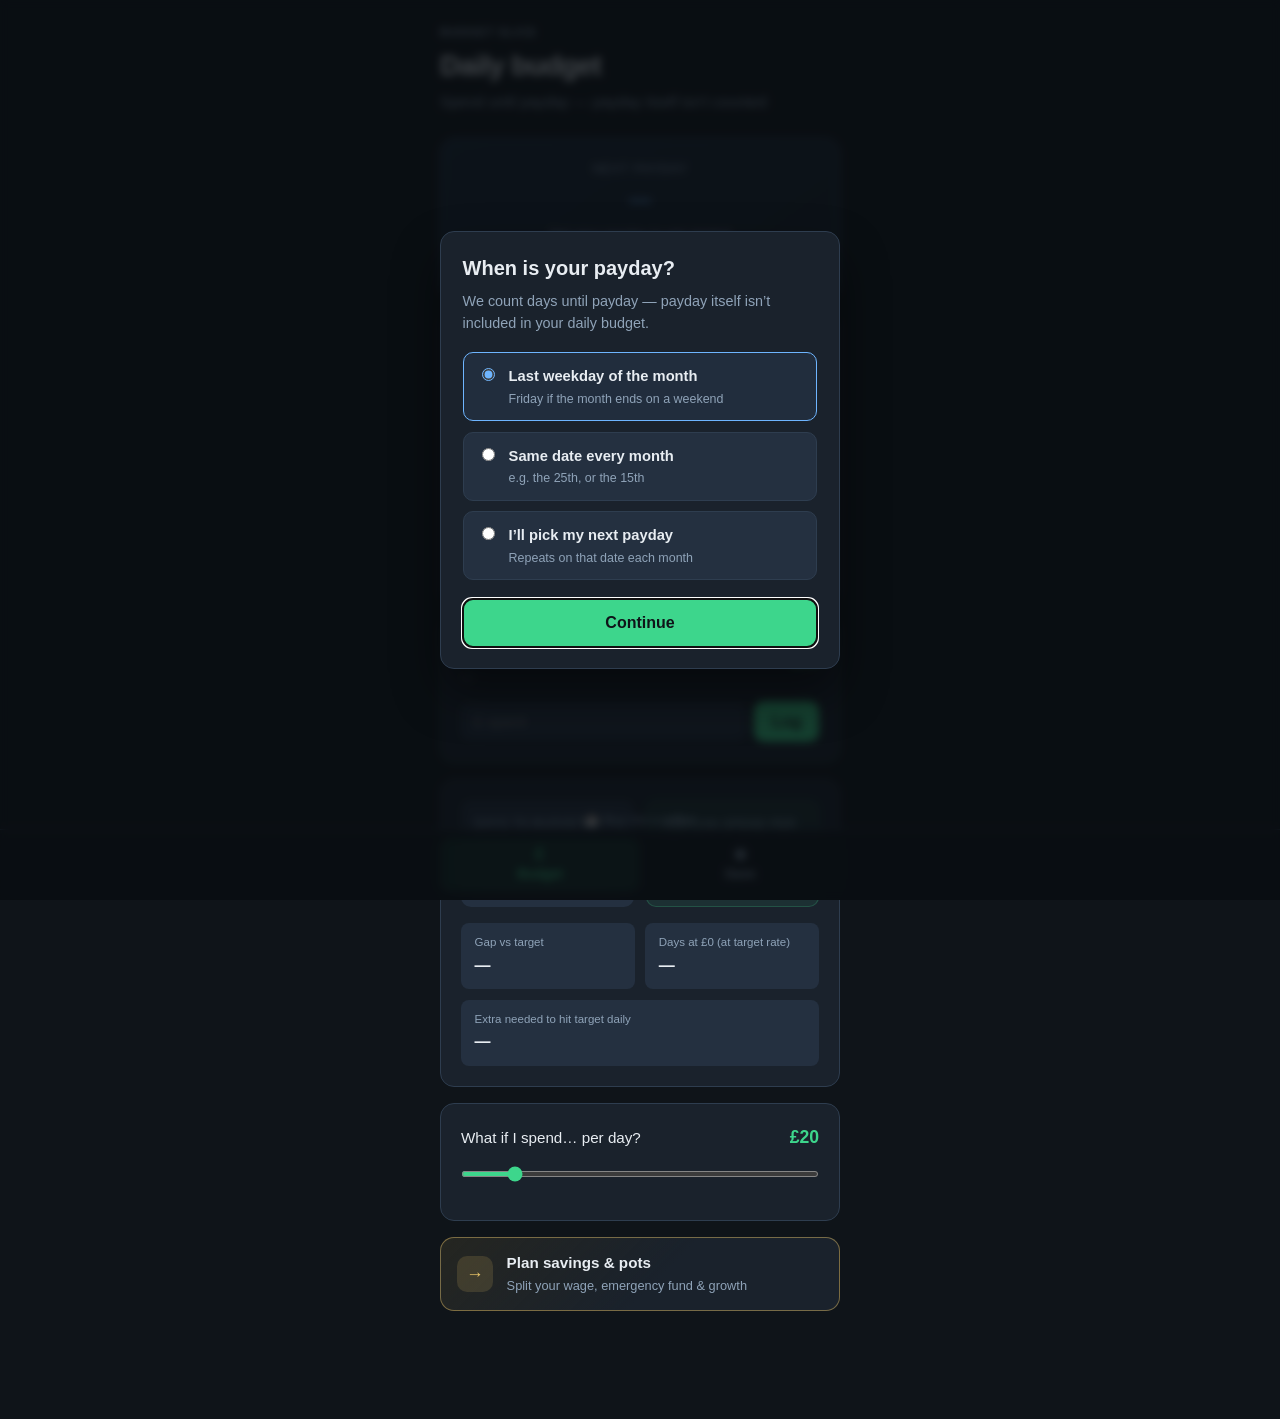
<file: index.html>
<!DOCTYPE html>
<html lang="en-GB">
<head>
  <meta charset="UTF-8" />
  <meta name="viewport" content="width=device-width, initial-scale=1.0" />
  <title>Budget Slice</title>
  <link rel="stylesheet" href="styles.css" />
</head>
<body>
  <main class="app">
    <header class="header">
      <p class="page-eyebrow">Budget Slice</p>
      <h1>Daily budget</h1>
      <p class="tagline">Spend until payday — payday itself isn’t counted</p>
    </header>

    <section class="card payday-card" aria-live="polite">
      <p class="label">Next payday</p>
      <p class="payday-date" id="payday-date">—</p>
      <p class="payday-meta" id="payday-meta">Set your payday to get started</p>
      <button type="button" class="text-btn" id="change-payday">Change payday</button>
    </section>

    <section class="card inputs">
      <div class="field">
        <div class="field-header">
          <label for="money-left">Money left</label>
          <span class="value-display" id="money-left-display">£0</span>
        </div>
        <input
          type="range"
          id="money-left"
          min="0"
          max="3000"
          step="10"
          value="600"
        />
        <input
          type="number"
          id="money-left-num"
          class="num-input"
          min="0"
          step="1"
          value="600"
          aria-label="Money left in pounds"
        />
      </div>

      <div class="field">
        <div class="field-header">
          <label for="target-daily">Target spend per day</label>
          <div class="header-controls">
            <span class="value-display" id="target-daily-display">£30</span>
            <button type="button" class="text-btn" id="set-sustainable" title="Set target to sustainable daily spend">Set to sustainable</button>
          </div>
        </div>
        <input
          type="range"
          id="target-daily"
          min="0"
          max="150"
          step="1"
          value="30"
        />
        <input
          type="number"
          id="target-daily-num"
          class="num-input"
          min="0"
          step="1"
          value="30"
          aria-label="Target daily spend in pounds"
        />
      </div>
    </section>

    <section class="card spend-card">
      <div class="spend-header">
        <div>
          <h2 class="section-title">Today’s spend</h2>
          <p class="spend-status" id="spend-today-status">—</p>
        </div>
        <p class="spend-today-value" id="spend-today-total">£0</p>
      </div>
      <div class="spend-row">
        <input
          type="number"
          id="spend-amount"
          class="num-input spend-input"
          min="0"
          step="0.01"
          placeholder="£ spent"
          aria-label="Amount spent today in pounds"
        />
        <button type="button" class="btn-primary spend-add-btn" id="spend-add">Log</button>
      </div>
      <ul class="spend-list" id="spend-list" hidden aria-label="Today's spend entries"></ul>
    </section>

    <section class="card results" id="results">
      <div class="stat-grid">
        <article class="stat">
          <p class="stat-label">Days to budget</p>
          <p class="stat-value" id="days-left">—</p>
          <p class="stat-hint">Through day before payday</p>
        </article>
        <article class="stat stat-primary">
          <p class="stat-label">You can spend per day</p>
          <p class="stat-value" id="sustainable-daily">—</p>
        </article>
      </div>

      <div class="verdict" id="verdict" hidden>
        <p id="verdict-text"></p>
      </div>

      <div class="detail-grid" id="detail-grid">
        <article class="detail">
          <p class="detail-label">Gap vs target</p>
          <p class="detail-value" id="gap-daily">—</p>
        </article>
        <article class="detail">
          <p class="detail-label">Days at £0 (at target rate)</p>
          <p class="detail-value" id="zero-days">—</p>
        </article>
        <article class="detail detail-wide">
          <p class="detail-label">Extra needed to hit target daily</p>
          <p class="detail-value" id="extra-needed">—</p>
        </article>
      </div>
    </section>

    <section class="card what-if">
      <div class="field">
        <div class="field-header">
          <label for="what-if-daily">What if I spend… per day?</label>
          <span class="value-display" id="what-if-display">£20</span>
        </div>
        <input
          type="range"
          id="what-if-daily"
          min="0"
          max="150"
          step="1"
          value="20"
        />
      </div>
      <p class="what-if-result" id="what-if-result"></p>
    </section>

    <a href="./savings.html" class="link-card link-card-savings">
      <span class="link-card-icon" aria-hidden="true">→</span>
      <span class="link-card-text">
        <strong>Plan savings &amp; pots</strong>
        <small>Split your wage, emergency fund &amp; growth</small>
      </span>
    </a>
  </main>

  <div id="payday-modal" class="modal" hidden aria-hidden="true">
    <div class="modal-backdrop" data-close-payday></div>
    <div class="modal-panel" role="dialog" aria-labelledby="payday-modal-title" aria-modal="true">
      <h2 id="payday-modal-title">When is your payday?</h2>
      <p class="modal-lead">We count days until payday — payday itself isn’t included in your daily budget.</p>

      <fieldset class="payday-options">
        <legend class="sr-only">Payday schedule</legend>

        <label class="option">
          <input type="radio" name="payday-type" value="last-weekday" checked />
          <span class="option-text">
            <strong>Last weekday of the month</strong>
            <small>Friday if the month ends on a weekend</small>
          </span>
        </label>

        <label class="option">
          <input type="radio" name="payday-type" value="day-of-month" />
          <span class="option-text">
            <strong>Same date every month</strong>
            <small>e.g. the 25th, or the 15th</small>
          </span>
        </label>

        <div class="option-extra" id="day-of-month-fields" hidden>
          <label class="inline-label" for="payday-day">Day of month</label>
          <input type="number" id="payday-day" class="num-input num-input-compact" min="1" max="31" value="25" />
          <label class="option option-nested">
            <input type="checkbox" id="payday-weekend-adjust" checked />
            <span class="option-text">
              <strong>If it’s a weekend, use the Friday before</strong>
            </span>
          </label>
        </div>

        <label class="option">
          <input type="radio" name="payday-type" value="anchor-date" />
          <span class="option-text">
            <strong>I’ll pick my next payday</strong>
            <small>Repeats on that date each month</small>
          </span>
        </label>

        <div class="option-extra" id="anchor-date-fields" hidden>
          <label class="inline-label" for="payday-anchor">Next payday</label>
          <input type="date" id="payday-anchor" class="num-input" />
        </div>
      </fieldset>

      <button type="button" class="btn-primary" id="payday-save">Continue</button>
    </div>
  </div>

  <footer class="app-footer">
    <a href="https://buymeacoffee.com/cahilljpaus" target="_blank" rel="noopener noreferrer" class="buy-coffee-link">☕ Buy me a coffee</a>
  </footer>

  <nav class="bottom-nav" aria-label="Main">
    <a href="./index.html" class="nav-link nav-link-active" aria-current="page">
      <span class="nav-icon" aria-hidden="true">£</span>
      Budget
    </a>
    <a href="./savings.html" class="nav-link nav-link-save">
      <span class="nav-icon" aria-hidden="true">◆</span>
      Save
    </a>
  </nav>

  <script src="shared.js"></script>
  <script src="app.js"></script>
</body>
</html>
</file>
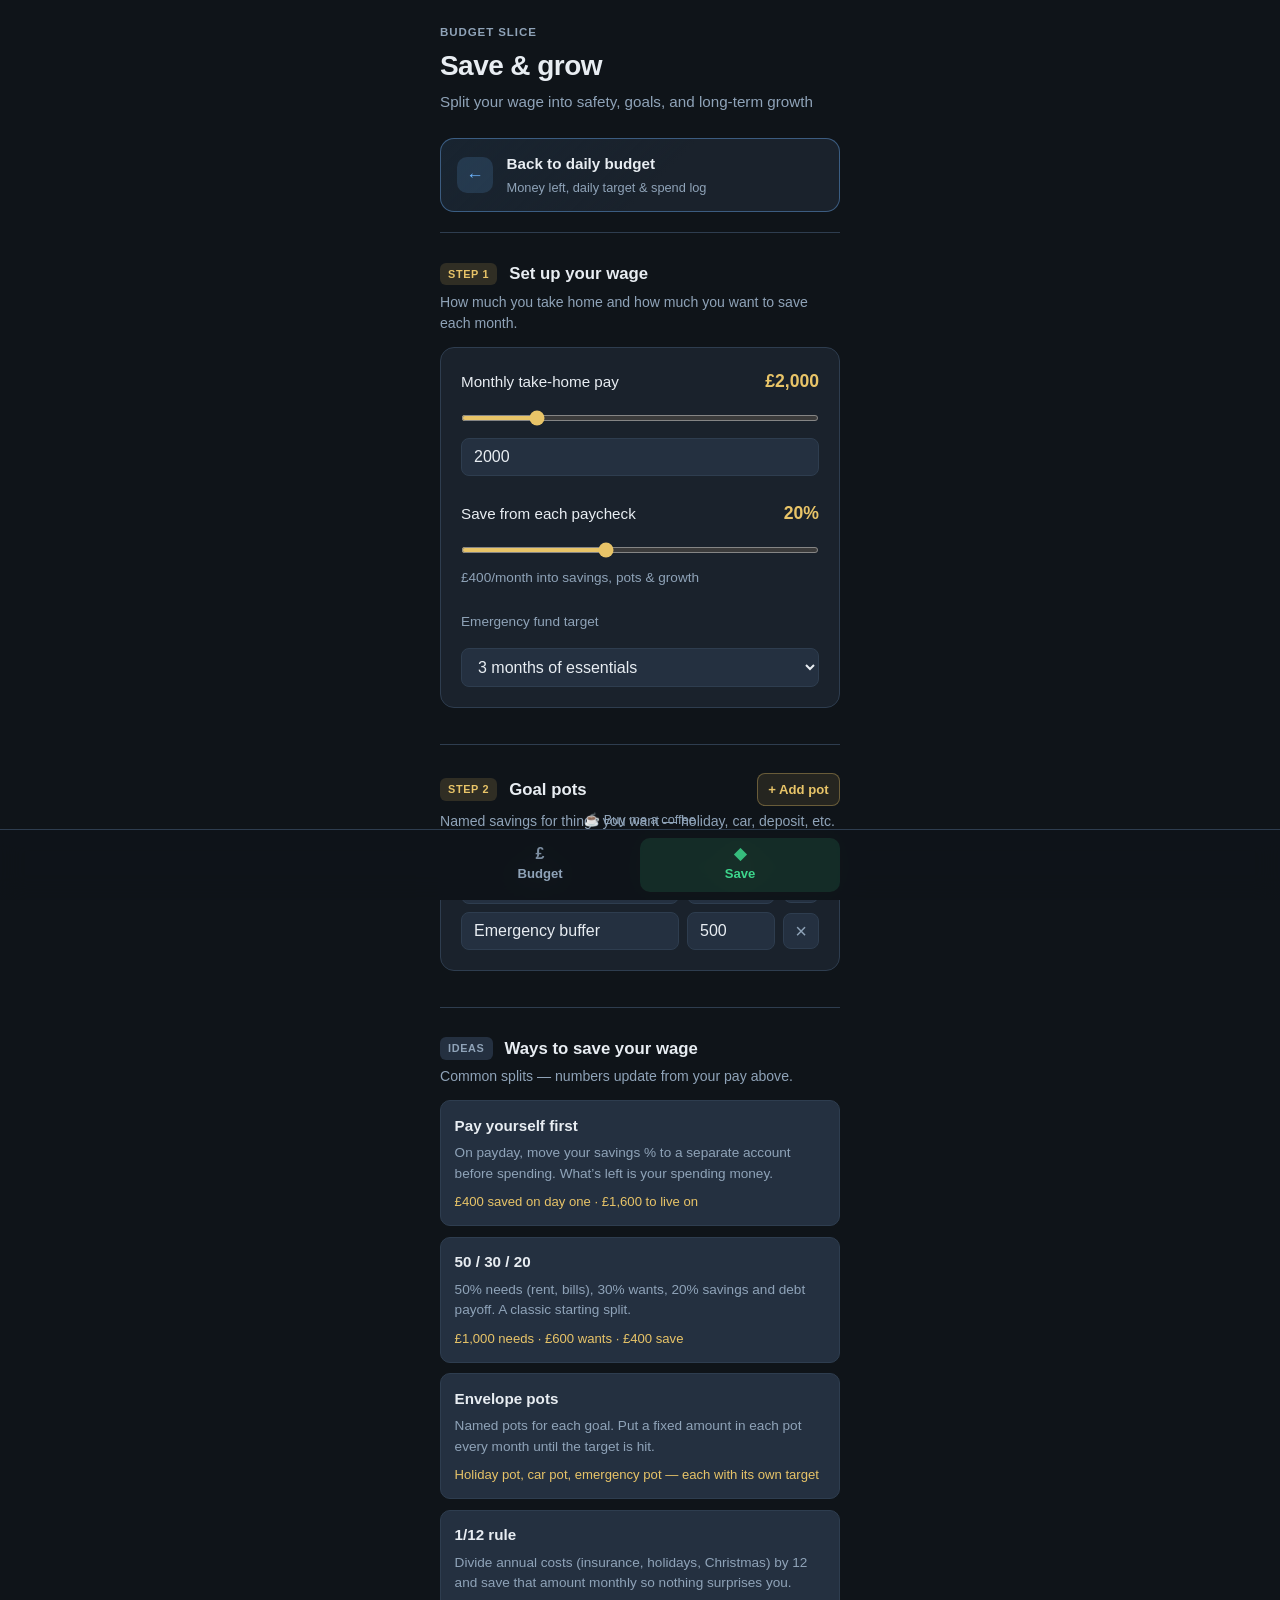
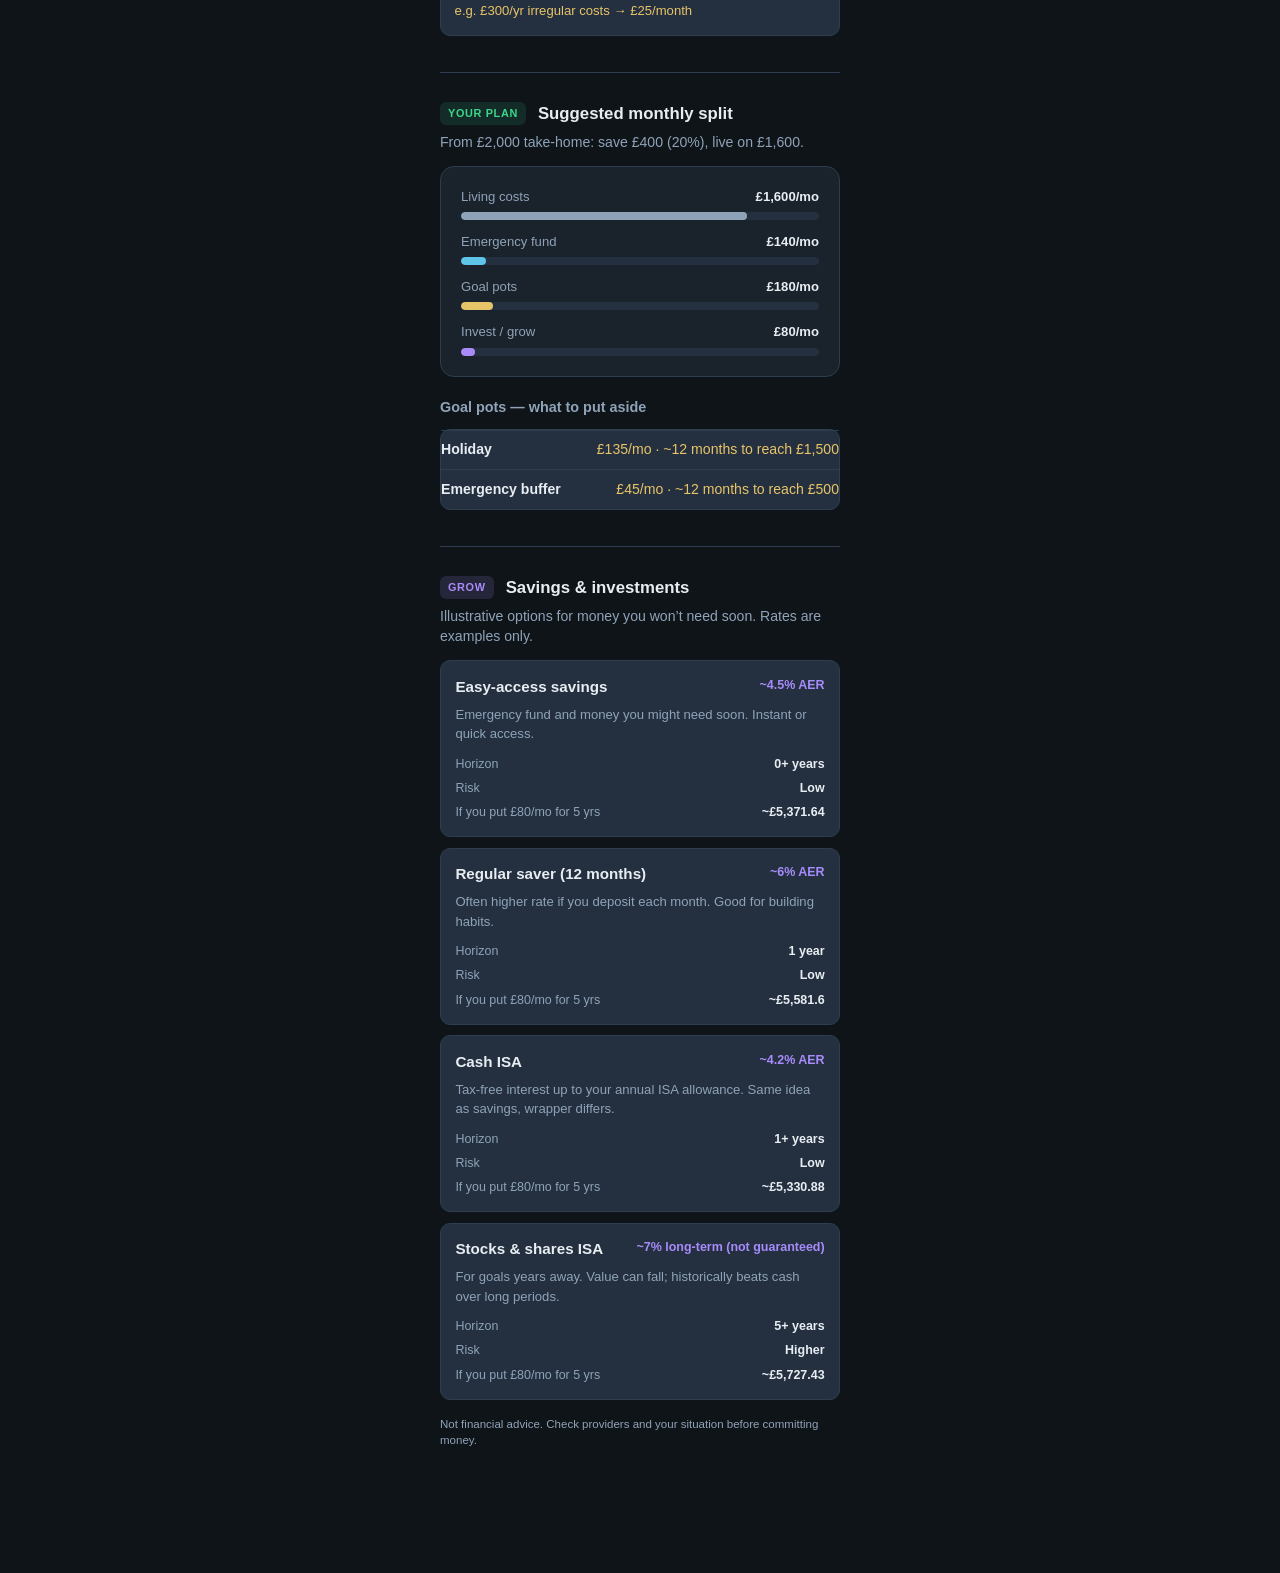
<file: savings.html>
<!DOCTYPE html>
<html lang="en-GB">
<head>
  <meta charset="UTF-8" />
  <meta name="viewport" content="width=device-width, initial-scale=1.0" />
  <title>Save &amp; grow — Budget Slice</title>
  <link rel="stylesheet" href="styles.css" />
</head>
<body class="page-savings">
  <main class="app app-savings">
    <header class="header">
      <p class="page-eyebrow">Budget Slice</p>
      <h1>Save &amp; grow</h1>
      <p class="tagline">Split your wage into safety, goals, and long-term growth</p>
    </header>

    <a href="./index.html" class="link-card link-card-budget">
      <span class="link-card-icon" aria-hidden="true">←</span>
      <span class="link-card-text">
        <strong>Back to daily budget</strong>
        <small>Money left, daily target &amp; spend log</small>
      </span>
    </a>

    <section class="section-block section-linked" id="budget-bridge" hidden>
      <div class="section-heading">
        <span class="section-badge">Linked</span>
        <h2 class="section-title">From your budget</h2>
      </div>
      <div class="card card-inset">
        <div class="bridge-grid" id="budget-bridge-stats"></div>
      </div>
    </section>

    <section class="section-block section-setup">
      <div class="section-heading">
        <span class="section-badge">Step 1</span>
        <h2 class="section-title">Set up your wage</h2>
      </div>
      <p class="section-desc">How much you take home and how much you want to save each month.</p>
      <div class="card card-gold">
        <div class="field">
          <div class="field-header">
            <label for="monthly-income">Monthly take-home pay</label>
            <span class="value-display value-display-gold" id="income-display">£2,000</span>
          </div>
          <input type="range" id="monthly-income" min="500" max="8000" step="50" value="2000" />
          <input type="number" id="monthly-income-num" class="num-input" min="0" step="50" value="2000" aria-label="Monthly take-home in pounds" />
        </div>

        <div class="field">
          <div class="field-header">
            <label for="save-percent">Save from each paycheck</label>
            <span class="value-display value-display-gold" id="save-percent-display">20%</span>
          </div>
          <input type="range" id="save-percent" min="0" max="50" step="1" value="20" />
          <p class="field-hint" id="save-amount-hint">£400/month into savings &amp; pots</p>
        </div>

        <div class="field field-last">
          <label class="inline-label" for="emergency-months">Emergency fund target</label>
          <select id="emergency-months" class="num-input">
            <option value="1">1 month of essentials</option>
            <option value="3" selected>3 months of essentials</option>
            <option value="6">6 months of essentials</option>
          </select>
        </div>
      </div>
    </section>

    <section class="section-block section-pots">
      <div class="section-heading">
        <span class="section-badge">Step 2</span>
        <h2 class="section-title">Goal pots</h2>
        <button type="button" class="btn-ghost" id="add-pot">+ Add pot</button>
      </div>
      <p class="section-desc">Named savings for things you want — holiday, car, deposit, etc.</p>
      <div class="card card-gold">
        <div id="pots-list" class="pots-list"></div>
      </div>
    </section>

    <section class="section-block section-ideas">
      <div class="section-heading">
        <span class="section-badge">Ideas</span>
        <h2 class="section-title">Ways to save your wage</h2>
      </div>
      <p class="section-desc">Common splits — numbers update from your pay above.</p>
      <div class="example-grid" id="wage-examples"></div>
    </section>

    <section class="section-block section-plan" id="plan-section">
      <div class="section-heading">
        <span class="section-badge">Your plan</span>
        <h2 class="section-title">Suggested monthly split</h2>
      </div>
      <p class="section-desc" id="plan-summary"></p>
      <div class="card card-plan-highlight">
        <div class="plan-bars" id="plan-bars"></div>
      </div>

      <h3 class="subsection-title">Goal pots — what to put aside</h3>
      <ul class="pot-results card-inset-list" id="pot-results"></ul>
    </section>

    <section class="section-block section-grow">
      <div class="section-heading">
        <span class="section-badge">Grow</span>
        <h2 class="section-title">Savings &amp; investments</h2>
      </div>
      <p class="section-desc">Illustrative options for money you won’t need soon. Rates are examples only.</p>
      <div class="product-grid" id="product-grid"></div>
      <p class="disclaimer">Not financial advice. Check providers and your situation before committing money.</p>
    </section>
  </main>

  <nav class="bottom-nav" aria-label="Main">
    <a href="./index.html" class="nav-link">
      <span class="nav-icon" aria-hidden="true">£</span>
      Budget
    </a>
    <a href="./savings.html" class="nav-link nav-link-active nav-link-save" aria-current="page">
      <span class="nav-icon" aria-hidden="true">◆</span>
      Save
    </a>
  </nav>

  <footer class="app-footer">
    <a href="https://buymeacoffee.com/cahilljpaus" target="_blank" rel="noopener noreferrer" class="buy-coffee-link">☕ Buy me a coffee</a>
  </footer>

  <nav class="bottom-nav" aria-label="Main">
    <a href="./index.html" class="nav-link nav-link-budget">
      <span class="nav-icon" aria-hidden="true">£</span>
      Budget
    </a>
    <a href="./savings.html" class="nav-link nav-link-active" aria-current="page">
      <span class="nav-icon" aria-hidden="true">◆</span>
      Save
    </a>
  </nav>

  <script src="shared.js"></script>
  <script src="savings.js"></script>
</body>
</html>
</file>
<file: styles.css>
:root {
  --bg: #0f1419;
  --surface: #1a222c;
  --surface-raised: #243040;
  --border: #2e3d4f;
  --text: #e8edf2;
  --text-muted: #8fa3b8;
  --accent: #3dd68c;
  --accent-dim: #2a9d63;
  --warn: #f0a060;
  --warn-bg: rgba(240, 160, 96, 0.12);
  --ok-bg: rgba(61, 214, 140, 0.12);
  --short: #f07178;
  --short-bg: rgba(240, 113, 120, 0.12);
  --payday: #6eb5ff;
  --gold: #e8c468;
  --gold-dim: #c9a84a;
  --grow: #a78bfa;
  --emergency: #5ec4e8;
  --radius: 14px;
  --font: "SF Pro Text", -apple-system, BlinkMacSystemFont, "Segoe UI", Roboto, sans-serif;
}

*,
*::before,
*::after {
  box-sizing: border-box;
}

body {
  margin: 0;
  min-height: 100dvh;
  font-family: var(--font);
  background: var(--bg);
  color: var(--text);
  line-height: 1.5;
  -webkit-font-smoothing: antialiased;
}

.app {
  max-width: 440px;
  margin: 0 auto;
  padding: 1.5rem 1.25rem 5.5rem;
}

.header {
  margin-bottom: 1.5rem;
}

.header h1 {
  margin: 0;
  font-size: 1.75rem;
  font-weight: 700;
  letter-spacing: -0.02em;
}

.tagline {
  margin: 0.25rem 0 0;
  color: var(--text-muted);
  font-size: 0.95rem;
}

.page-eyebrow {
  margin: 0 0 0.25rem;
  font-size: 0.72rem;
  font-weight: 600;
  text-transform: uppercase;
  letter-spacing: 0.08em;
  color: var(--text-muted);
}

.link-card {
  display: flex;
  align-items: center;
  gap: 0.85rem;
  margin-bottom: 1.25rem;
  padding: 0.9rem 1rem;
  text-decoration: none;
  color: inherit;
  background: var(--surface);
  border: 1px solid var(--border);
  border-radius: var(--radius);
  transition: border-color 0.15s, background 0.15s;
}

.link-card:hover {
  border-color: var(--accent-dim);
}

.link-card-savings {
  border-color: rgba(232, 196, 104, 0.45);
  background: linear-gradient(135deg, rgba(232, 196, 104, 0.1) 0%, var(--surface) 55%);
}

.link-card-savings:hover {
  border-color: var(--gold);
  background: linear-gradient(135deg, rgba(232, 196, 104, 0.16) 0%, var(--surface) 55%);
}

.link-card-budget {
  border-color: rgba(110, 181, 255, 0.4);
  background: linear-gradient(135deg, rgba(110, 181, 255, 0.1) 0%, var(--surface) 55%);
}

.link-card-budget:hover {
  border-color: var(--payday);
}

.link-card-icon {
  flex-shrink: 0;
  width: 2.25rem;
  height: 2.25rem;
  display: grid;
  place-items: center;
  font-size: 1.1rem;
  font-weight: 700;
  border-radius: 10px;
  background: var(--surface-raised);
}

.link-card-savings .link-card-icon {
  color: var(--gold);
  background: rgba(232, 196, 104, 0.15);
}

.link-card-budget .link-card-icon {
  color: var(--payday);
  background: rgba(110, 181, 255, 0.15);
}

.link-card-text {
  display: flex;
  flex-direction: column;
  gap: 0.1rem;
  min-width: 0;
}

.link-card-text strong {
  font-size: 0.95rem;
  font-weight: 600;
}

.link-card-text small {
  font-size: 0.8rem;
  color: var(--text-muted);
}

.section-block {
  margin-bottom: 2rem;
  padding-bottom: 0.25rem;
}

.section-block + .section-block {
  border-top: 1px solid var(--border);
  padding-top: 1.75rem;
}

.section-heading {
  display: flex;
  flex-wrap: wrap;
  align-items: center;
  gap: 0.5rem 0.75rem;
  margin-bottom: 0.35rem;
}

.section-heading .section-title {
  margin: 0;
  flex: 1;
  min-width: 8rem;
}

.section-badge {
  display: inline-block;
  padding: 0.2rem 0.5rem;
  font-size: 0.68rem;
  font-weight: 700;
  text-transform: uppercase;
  letter-spacing: 0.06em;
  border-radius: 6px;
}

.section-desc {
  margin: 0 0 0.85rem;
  font-size: 0.88rem;
  color: var(--text-muted);
  line-height: 1.45;
}

.section-linked .section-badge {
  color: var(--payday);
  background: rgba(110, 181, 255, 0.15);
}

.section-setup .section-badge,
.section-pots .section-badge {
  color: var(--gold);
  background: rgba(232, 196, 104, 0.15);
}

.section-ideas .section-badge {
  color: var(--text-muted);
  background: var(--surface-raised);
}

.section-plan .section-badge {
  color: var(--accent);
  background: var(--ok-bg);
}

.section-grow .section-badge {
  color: var(--grow);
  background: rgba(167, 139, 250, 0.15);
}

.card-inset {
  margin-bottom: 0;
  padding: 1rem;
  background: var(--surface-raised);
  border-color: var(--border);
}

.card-gold {
  border-color: rgba(232, 196, 104, 0.35);
  background: linear-gradient(160deg, rgba(232, 196, 104, 0.06) 0%, var(--surface) 40%);
}

.card-plan-highlight {
  margin-bottom: 1rem;
  border-color: rgba(61, 214, 140, 0.35);
  background: linear-gradient(160deg, rgba(61, 214, 140, 0.06) 0%, var(--surface) 50%);
}

.card-inset-list {
  margin: 0;
  padding: 0.75rem 1rem;
  list-style: none;
  background: var(--surface-raised);
  border: 1px solid var(--border);
  border-radius: 10px;
}

.field-last {
  margin-bottom: 0;
}

.field-last + .field {
  margin-top: 0;
}

.btn-ghost {
  margin-left: auto;
  padding: 0.35rem 0.65rem;
  font: inherit;
  font-size: 0.82rem;
  font-weight: 600;
  color: var(--gold);
  background: rgba(232, 196, 104, 0.1);
  border: 1px solid rgba(232, 196, 104, 0.35);
  border-radius: 8px;
  cursor: pointer;
}

.btn-ghost:hover {
  background: rgba(232, 196, 104, 0.18);
}

.page-savings .app-savings .card {
  margin-bottom: 0;
}

.page-savings .section-ideas .example-grid {
  margin-top: 0;
}

.section-grow .product-grid {
  margin-top: 0;
}

.budget-bridge {
  border: none;
  padding: 0;
  background: none;
}

.bridge-grid {
  display: grid;
  grid-template-columns: 1fr 1fr;
  gap: 0.65rem;
}

.bridge-stat {
  padding: 0.7rem 0.85rem;
  background: var(--surface-raised);
  border-radius: 8px;
}

.bridge-stat-label {
  margin: 0;
  font-size: 0.72rem;
  color: var(--text-muted);
  text-transform: uppercase;
  letter-spacing: 0.04em;
}

.bridge-stat-value {
  margin: 0.15rem 0 0;
  font-size: 1rem;
  font-weight: 600;
  font-variant-numeric: tabular-nums;
  color: var(--payday);
}

.card {
  background: var(--surface);
  border: 1px solid var(--border);
  border-radius: var(--radius);
  padding: 1.25rem;
  margin-bottom: 1rem;
}

.payday-card {
  background: linear-gradient(145deg, #1a2838 0%, var(--surface) 100%);
  border-color: #3a5570;
  text-align: center;
}

.payday-card .label {
  margin: 0;
  font-size: 0.8rem;
  text-transform: uppercase;
  letter-spacing: 0.06em;
  color: var(--text-muted);
}

.payday-date {
  margin: 0.35rem 0 0;
  font-size: 1.35rem;
  font-weight: 600;
  color: var(--payday);
}

.payday-meta {
  margin: 0.5rem 0 0;
  font-size: 0.85rem;
  color: var(--text-muted);
}

.text-btn {
  margin-top: 0.75rem;
  padding: 0;
  font: inherit;
  font-size: 0.85rem;
  color: var(--payday);
  background: none;
  border: none;
  cursor: pointer;
  text-decoration: underline;
  text-underline-offset: 3px;
}

.text-btn:hover {
  color: #9ecaff;
}

.modal {
  position: fixed;
  inset: 0;
  z-index: 100;
  display: grid;
  place-items: center;
  padding: 1rem;
}

.modal[hidden] {
  display: none;
}

.modal-backdrop {
  position: absolute;
  inset: 0;
  background: rgba(8, 12, 16, 0.75);
  backdrop-filter: blur(4px);
}

.modal-panel {
  position: relative;
  width: min(100%, 400px);
  max-height: min(92dvh, 640px);
  overflow-y: auto;
  padding: 1.35rem;
  background: var(--surface);
  border: 1px solid var(--border);
  border-radius: var(--radius);
  box-shadow: 0 24px 48px rgba(0, 0, 0, 0.45);
}

.modal-panel h2 {
  margin: 0;
  font-size: 1.25rem;
}

.modal-lead {
  margin: 0.5rem 0 1.1rem;
  font-size: 0.9rem;
  color: var(--text-muted);
}

.payday-options {
  margin: 0;
  padding: 0;
  border: none;
}

.option {
  display: flex;
  gap: 0.65rem;
  align-items: flex-start;
  margin-bottom: 0.65rem;
  padding: 0.75rem 0.85rem;
  background: var(--surface-raised);
  border: 1px solid var(--border);
  border-radius: 10px;
  cursor: pointer;
}

.option:has(input:checked) {
  border-color: var(--payday);
  background: rgba(110, 181, 255, 0.08);
}

.option input[type="radio"],
.option input[type="checkbox"] {
  margin-top: 0.2rem;
  accent-color: var(--payday);
  flex-shrink: 0;
}

.option-text {
  display: flex;
  flex-direction: column;
  gap: 0.15rem;
}

.option-text strong {
  font-size: 0.92rem;
  font-weight: 600;
}

.option-text small {
  font-size: 0.78rem;
  color: var(--text-muted);
}

.option-nested {
  margin: 0.5rem 0 0;
  padding: 0.55rem 0.65rem;
}

.option-extra {
  margin: -0.25rem 0 0.75rem 0.5rem;
  padding-left: 0.75rem;
  border-left: 2px solid var(--border);
}

.option-extra[hidden] {
  display: none;
}

.inline-label {
  display: block;
  margin-bottom: 0.35rem;
  font-size: 0.85rem;
  color: var(--text-muted);
}

.num-input-compact {
  max-width: 5.5rem;
  margin-bottom: 0.65rem;
}

input[type="date"].num-input {
  color-scheme: dark;
}

.btn-primary {
  width: 100%;
  margin-top: 0.5rem;
  padding: 0.75rem 1rem;
  font: inherit;
  font-size: 1rem;
  font-weight: 600;
  color: var(--bg);
  background: var(--accent);
  border: none;
  border-radius: 10px;
  cursor: pointer;
}

.btn-primary:hover {
  background: #4ae99a;
}

body.modal-open {
  overflow: hidden;
}

.sr-only {
  position: absolute;
  width: 1px;
  height: 1px;
  padding: 0;
  margin: -1px;
  overflow: hidden;
  clip: rect(0, 0, 0, 0);
  white-space: nowrap;
  border: 0;
}

.field + .field {
  margin-top: 1.5rem;
}

.field-header {
  display: flex;
  justify-content: space-between;
  align-items: baseline;
  margin-bottom: 0.6rem;
}

.field-header label {
  font-size: 0.95rem;
  font-weight: 500;
}

.value-display {
  font-size: 1.1rem;
  font-weight: 600;
  color: var(--accent);
  font-variant-numeric: tabular-nums;
}

.header-controls {
  display: flex;
  align-items: center;
  gap: 0.5rem;
}

input[type="range"] {
  width: 100%;
  height: 6px;
  margin: 0;
  accent-color: var(--accent);
  cursor: pointer;
}

.num-input {
  width: 100%;
  margin-top: 0.65rem;
  padding: 0.55rem 0.75rem;
  font-size: 1rem;
  font-family: inherit;
  color: var(--text);
  background: var(--surface-raised);
  border: 1px solid var(--border);
  border-radius: 8px;
  font-variant-numeric: tabular-nums;
}

.num-input:focus {
  outline: 2px solid var(--accent-dim);
  outline-offset: 1px;
}

.stat-grid {
  display: grid;
  grid-template-columns: 1fr 1fr;
  gap: 0.75rem;
}

.stat {
  padding: 0.85rem;
  background: var(--surface-raised);
  border-radius: 10px;
}

.stat-primary {
  background: rgba(61, 214, 140, 0.08);
  border: 1px solid rgba(61, 214, 140, 0.2);
}

.results.short .stat-primary {
  background: var(--short-bg);
  border-color: rgba(240, 113, 120, 0.25);
}

.stat-label {
  margin: 0;
  font-size: 0.75rem;
  color: var(--text-muted);
  text-transform: uppercase;
  letter-spacing: 0.04em;
}

.stat-value {
  margin: 0.2rem 0 0;
  font-size: 1.5rem;
  font-weight: 700;
  font-variant-numeric: tabular-nums;
}

.stat-primary .stat-value {
  color: var(--accent);
}

.results.short .stat-primary .stat-value {
  color: var(--short);
}

.stat-hint {
  margin: 0.35rem 0 0;
  font-size: 0.7rem;
  color: var(--text-muted);
}

.verdict {
  margin-top: 1rem;
  padding: 0.85rem 1rem;
  border-radius: 10px;
  font-size: 0.9rem;
}

.verdict p {
  margin: 0;
}

.verdict-ok {
  background: var(--ok-bg);
  color: var(--accent);
}

.verdict-warn {
  background: var(--warn-bg);
  color: var(--warn);
}

.detail-grid {
  display: grid;
  grid-template-columns: 1fr 1fr;
  gap: 0.65rem;
  margin-top: 1rem;
}

.detail {
  padding: 0.7rem 0.85rem;
  background: var(--surface-raised);
  border-radius: 8px;
}

.detail-wide {
  grid-column: 1 / -1;
}

.detail-label {
  margin: 0;
  font-size: 0.72rem;
  color: var(--text-muted);
}

.detail-value {
  margin: 0.15rem 0 0;
  font-size: 1rem;
  font-weight: 600;
  font-variant-numeric: tabular-nums;
}

.detail-value.negative {
  color: var(--short);
}

.detail-value.positive {
  color: var(--accent);
}

.detail-value.warning {
  color: var(--warn);
}

.what-if-result {
  margin: 1rem 0 0;
  font-size: 0.9rem;
  color: var(--text-muted);
}

@media (max-width: 380px) {
  .stat-grid {
    grid-template-columns: 1fr;
  }
}

.section-title {
  margin: 0 0 0.5rem;
  font-size: 1.05rem;
  font-weight: 600;
}

.subsection-title {
  margin: 1.25rem 0 0.65rem;
  font-size: 0.9rem;
  font-weight: 600;
  color: var(--text-muted);
}

.section-header-row {
  display: flex;
  justify-content: space-between;
  align-items: center;
  gap: 0.5rem;
}

.section-header-row .section-title {
  margin: 0;
}

.card-lead {
  margin: 0 0 1rem;
  font-size: 0.88rem;
  color: var(--text-muted);
}

.field-hint {
  margin: 0.5rem 0 0;
  font-size: 0.85rem;
  color: var(--text-muted);
}

.value-display-gold {
  color: var(--gold);
}

.bottom-nav {
  position: fixed;
  bottom: 0;
  left: 0;
  right: 0;
  display: flex;
  justify-content: center;
  gap: 0;
  padding: 0.5rem 1rem calc(0.5rem + env(safe-area-inset-bottom));
  background: rgba(15, 20, 25, 0.92);
  border-top: 1px solid var(--border);
  backdrop-filter: blur(12px);
}

.nav-link {
  flex: 1;
  max-width: 200px;
  display: flex;
  flex-direction: column;
  align-items: center;
  gap: 0.15rem;
  padding: 0.5rem 1rem;
  font-size: 0.82rem;
  font-weight: 600;
  color: var(--text-muted);
  text-decoration: none;
  border-radius: 10px;
}

.nav-icon {
  font-size: 1rem;
  line-height: 1;
  opacity: 0.85;
}

.nav-link-active {
  color: var(--accent);
  background: rgba(61, 214, 140, 0.12);
}

.nav-link-save.nav-link-active {
  color: var(--gold);
  background: rgba(232, 196, 104, 0.12);
}

.app-savings .text-btn {
  color: var(--gold);
}

.spend-card {
  border-color: rgba(61, 214, 140, 0.25);
}

.spend-card .section-title {
  margin: 0;
  font-size: 1rem;
}

.spend-header {
  display: flex;
  justify-content: space-between;
  align-items: flex-start;
  gap: 1rem;
  margin-bottom: 0.85rem;
}

.spend-today-value {
  margin: 0;
  font-size: 1.5rem;
  font-weight: 700;
  font-variant-numeric: tabular-nums;
  color: var(--accent);
  white-space: nowrap;
}

.spend-status {
  margin: 0.25rem 0 0;
  font-size: 0.82rem;
  color: var(--text-muted);
}

.spend-status-ok {
  color: var(--accent);
}

.spend-status-over {
  color: var(--short);
}

.spend-row {
  display: grid;
  grid-template-columns: 1fr auto;
  gap: 0.5rem;
  align-items: center;
}

.spend-input {
  margin-top: 0;
}

.spend-add-btn {
  width: auto;
  margin-top: 0;
  padding: 0.55rem 1.1rem;
  white-space: nowrap;
}

.spend-list {
  margin: 0.75rem 0 0;
  padding: 0;
  list-style: none;
}

.spend-item {
  display: flex;
  justify-content: space-between;
  align-items: center;
  gap: 0.75rem;
  padding: 0.45rem 0;
  border-top: 1px solid var(--border);
  font-size: 0.9rem;
}

.spend-item strong {
  font-variant-numeric: tabular-nums;
}

.spend-undo {
  flex-shrink: 0;
  margin: 0;
  font-size: 0.78rem;
}

.example-grid {
  display: grid;
  gap: 0.65rem;
}

.example-card {
  padding: 0.85rem;
  background: var(--surface-raised);
  border-radius: 10px;
  border: 1px solid var(--border);
}

.example-card h3 {
  margin: 0;
  font-size: 0.95rem;
}

.example-card p {
  margin: 0.35rem 0 0;
  font-size: 0.85rem;
  color: var(--text-muted);
}

.example-math {
  margin-top: 0.5rem !important;
  font-size: 0.82rem !important;
  color: var(--gold) !important;
  font-weight: 500;
}

.card-plan {
  border-color: rgba(232, 196, 104, 0.25);
}

.page-savings input[type="range"] {
  accent-color: var(--gold);
}

.plan-bars {
  display: flex;
  flex-direction: column;
  gap: 0.75rem;
}

.plan-bar-row {
  display: flex;
  flex-direction: column;
  gap: 0.35rem;
}

.plan-bar-label {
  display: flex;
  justify-content: space-between;
  font-size: 0.82rem;
  color: var(--text-muted);
}

.plan-bar-label strong {
  color: var(--text);
  font-variant-numeric: tabular-nums;
}

.plan-bar-track {
  height: 8px;
  background: var(--surface-raised);
  border-radius: 4px;
  overflow: hidden;
}

.plan-bar-fill {
  height: 100%;
  border-radius: 4px;
}

.bar-spend {
  background: var(--text-muted);
}

.bar-emergency {
  background: var(--emergency);
}

.bar-pots {
  background: var(--gold);
}

.bar-grow {
  background: var(--grow);
}

.pots-list {
  display: flex;
  flex-direction: column;
  gap: 0.5rem;
}

.pots-empty {
  margin: 0;
  font-size: 0.88rem;
  color: var(--text-muted);
}

.pot-row {
  display: grid;
  grid-template-columns: 1fr 5.5rem auto;
  gap: 0.5rem;
  align-items: center;
}

.pot-name {
  margin-top: 0;
}

.pot-target {
  margin-top: 0;
}

.icon-btn {
  width: 2.25rem;
  height: 2.25rem;
  padding: 0;
  font-size: 1.25rem;
  line-height: 1;
  color: var(--text-muted);
  background: var(--surface-raised);
  border: 1px solid var(--border);
  border-radius: 8px;
  cursor: pointer;
}

.icon-btn:hover {
  color: var(--short);
  border-color: var(--short);
}

.pot-results {
  margin: 0;
  padding: 0;
  list-style: none;
}

.pot-result-item,
.pot-result-empty {
  display: flex;
  justify-content: space-between;
  gap: 0.75rem;
  padding: 0.55rem 0;
  border-top: 1px solid var(--border);
  font-size: 0.88rem;
}

.pot-result-empty {
  color: var(--text-muted);
  border-top: none;
}

.pot-result-item span {
  color: var(--gold);
  font-variant-numeric: tabular-nums;
  text-align: right;
}

.product-grid {
  display: flex;
  flex-direction: column;
  gap: 0.65rem;
}

.product-card {
  padding: 0.9rem;
  background: var(--surface-raised);
  border: 1px solid var(--border);
  border-radius: 10px;
}

.product-head {
  display: flex;
  justify-content: space-between;
  align-items: flex-start;
  gap: 0.5rem;
}

.product-head h4 {
  margin: 0;
  font-size: 0.95rem;
}

.product-rate {
  font-size: 0.78rem;
  font-weight: 600;
  color: var(--grow);
  white-space: nowrap;
}

.product-blurb {
  margin: 0.4rem 0 0;
  font-size: 0.82rem;
  color: var(--text-muted);
}

.product-meta {
  display: grid;
  gap: 0.35rem;
  margin: 0.65rem 0 0;
  font-size: 0.78rem;
}

.product-meta div {
  display: flex;
  justify-content: space-between;
  gap: 0.5rem;
}

.product-meta dt {
  margin: 0;
  color: var(--text-muted);
}

.product-meta dd {
  margin: 0;
  font-weight: 600;
  text-align: right;
  font-variant-numeric: tabular-nums;
}

.disclaimer {
  margin: 1rem 0 0;
  font-size: 0.72rem;
  color: var(--text-muted);
  line-height: 1.45;
}

select.num-input {
  cursor: pointer;
}

.app-footer {
  position: fixed;
  bottom: 4rem;
  left: 0;
  right: 0;
  text-align: center;
  padding: 0 1rem;
}

.buy-coffee-link {
  display: inline-block;
  font-size: 0.8rem;
  color: var(--text-muted);
  text-decoration: none;
  padding: 0.4rem 0.8rem;
  border-radius: 8px;
  transition: all 0.2s ease;
}

.buy-coffee-link:hover {
  color: var(--text);
  background: rgba(139, 163, 184, 0.1);
}

.buy-coffee-link:active {
  opacity: 0.7;
}
</file>
